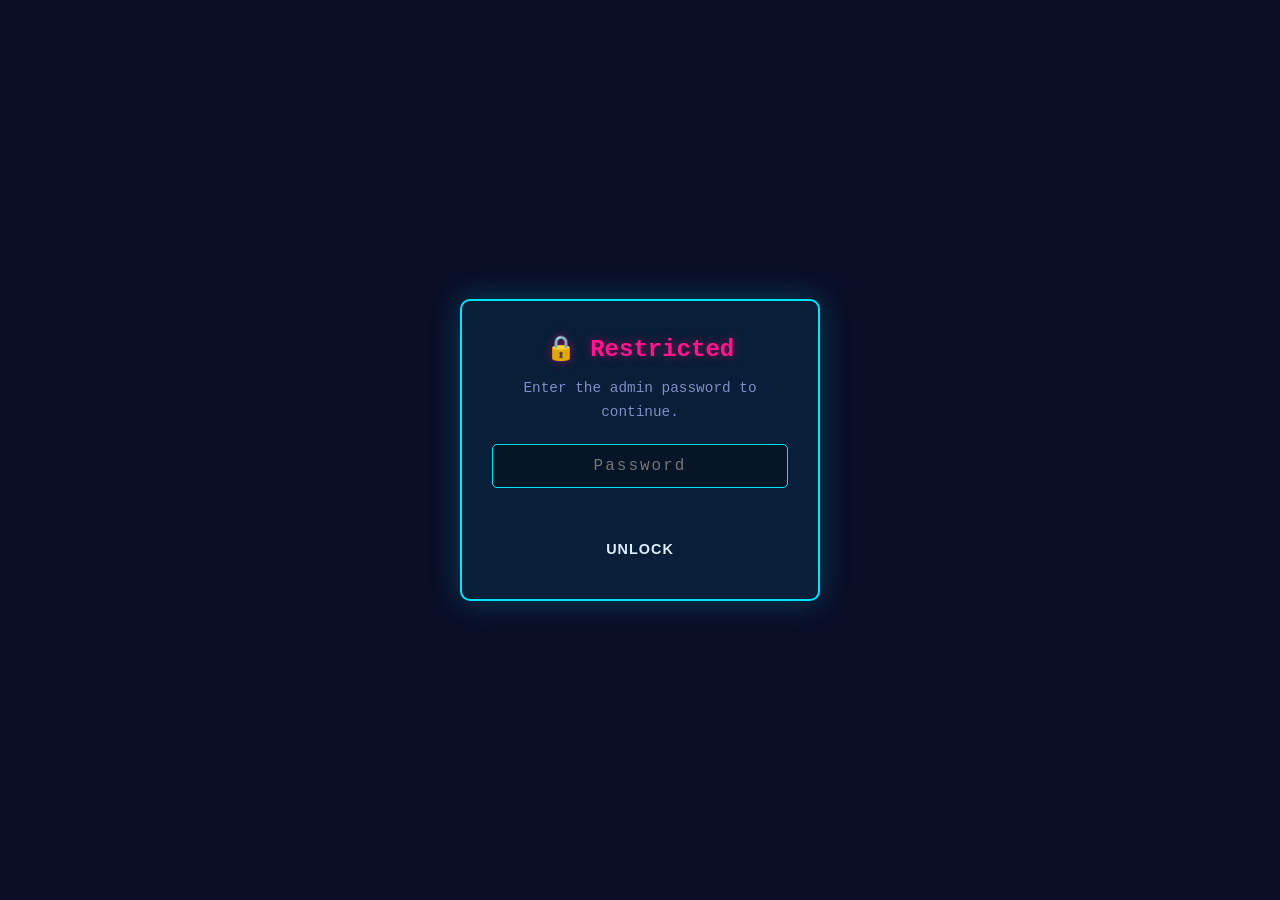
<file: admin.html>
<!DOCTYPE html>
<html lang="en">
<head>
    <meta charset="UTF-8">
    <meta name="viewport" content="width=device-width, initial-scale=1.0">
    <title>MIKU.39 Admin Dashboard</title>
    <link rel="stylesheet" href="style.css">
    <style>
        .admin-container {
            max-width: 1000px;
            margin: 0 auto;
            padding: 40px 20px;
        }

        .admin-header {
            text-align: center;
            margin-bottom: 40px;
            animation: fadeInDown 0.8s ease-out;
        }

        .admin-header h1 {
            font-size: 2.5rem;
            background: linear-gradient(90deg, var(--primary-cyan), var(--primary-magenta));
            -webkit-background-clip: text;
            background-clip: text;
            -webkit-text-fill-color: transparent;
            margin-bottom: 10px;
        }

        .admin-header p {
            color: var(--text-dim);
            font-size: 1.1rem;
            letter-spacing: 1px;
        }

        .admin-section {
            background: rgba(0, 212, 255, 0.08);
            border: 2px solid var(--primary-cyan);
            border-radius: 10px;
            padding: 30px;
            margin-bottom: 30px;
            animation: fadeInUp 0.8s ease-out both;
        }

        .admin-section:nth-child(2) { animation-delay: 0.2s; }
        .admin-section:nth-child(3) { animation-delay: 0.3s; }
        .admin-section:nth-child(4) { animation-delay: 0.4s; }

        .section-title {
            font-size: 1.3rem;
            color: var(--primary-magenta);
            margin-bottom: 20px;
            text-transform: uppercase;
            letter-spacing: 2px;
            text-shadow: 0 0 10px rgba(255, 0, 110, 0.5);
        }

        .form-group {
            margin-bottom: 20px;
        }

        .form-group label {
            display: block;
            color: var(--text-light);
            margin-bottom: 8px;
            font-weight: bold;
            letter-spacing: 0.5px;
        }

        .form-group input,
        .form-group textarea,
        .form-group select {
            width: 100%;
            padding: 12px;
            background: rgba(0, 0, 0, 0.3);
            border: 1px solid var(--primary-cyan);
            border-radius: 5px;
            color: var(--text-light);
            font-family: 'Courier New', monospace;
            font-size: 0.95rem;
            transition: all 0.3s ease;
        }

        .form-group input:focus,
        .form-group textarea:focus,
        .form-group select:focus {
            outline: none;
            border-color: var(--primary-magenta);
            box-shadow: 0 0 20px rgba(0, 212, 255, 0.3);
            background: rgba(0, 0, 0, 0.5);
        }

        .form-group textarea {
            resize: vertical;
            min-height: 80px;
        }

        .button-group {
            display: flex;
            gap: 10px;
            flex-wrap: wrap;
        }

        button {
            padding: 12px 25px;
            background: linear-gradient(90deg, var(--primary-cyan), var(--secondary-purple));
            color: var(--dark-bg);
            border: none;
            border-radius: 5px;
            font-weight: bold;
            cursor: pointer;
            transition: all 0.3s ease;
            text-transform: uppercase;
            letter-spacing: 1px;
            font-size: 0.9rem;
        }

        button:hover {
            transform: translateY(-2px);
            box-shadow: 0 10px 30px rgba(0, 212, 255, 0.4);
        }

        button:active {
            transform: translateY(0);
        }

        .button-secondary {
            background: rgba(0, 212, 255, 0.2);
            color: var(--primary-cyan);
            border: 2px solid var(--primary-cyan);
        }

        .button-secondary:hover {
            background: var(--primary-cyan);
            color: var(--dark-bg);
        }

        .button-danger {
            background: rgba(255, 0, 110, 0.3);
            color: var(--primary-magenta);
            border: 2px solid var(--primary-magenta);
        }

        .button-danger:hover {
            background: var(--primary-magenta);
            color: var(--dark-bg);
        }

        .game-list,
        .player-list {
            display: grid;
            gap: 15px;
        }

        .game-item,
        .player-item {
            background: rgba(0, 0, 0, 0.2);
            border-left: 3px solid var(--primary-cyan);
            padding: 15px;
            border-radius: 5px;
            display: grid;
            grid-template-columns: 1fr auto;
            align-items: center;
            gap: 15px;
            animation: slideInLeft 0.5s ease-out;
        }

        .game-item:nth-child(1) { animation-delay: 0.1s; }
        .game-item:nth-child(2) { animation-delay: 0.15s; }
        .game-item:nth-child(3) { animation-delay: 0.2s; }
        .game-item:nth-child(4) { animation-delay: 0.25s; }

        .game-info h4 {
            color: var(--primary-cyan);
            margin-bottom: 5px;
        }

        .game-info p {
            color: var(--text-dim);
            font-size: 0.9rem;
            word-break: break-all;
        }

        .status-badge {
            display: inline-block;
            padding: 5px 12px;
            background: rgba(0, 212, 255, 0.2);
            border: 1px solid var(--primary-cyan);
            border-radius: 20px;
            font-size: 0.85rem;
            color: var(--primary-cyan);
            text-transform: uppercase;
            letter-spacing: 0.5px;
            font-weight: bold;
        }

        .status-badge.active {
            background: rgba(0, 212, 255, 0.4);
            border-color: var(--primary-cyan);
        }

        .feedback {
            padding: 15px;
            border-radius: 5px;
            margin-bottom: 15px;
            display: none;
            animation: slideInUp 0.3s ease-out;
        }

        .feedback.success {
            background: rgba(0, 212, 255, 0.2);
            border: 1px solid var(--primary-cyan);
            color: var(--primary-cyan);
            display: block;
        }

        .feedback.error {
            background: rgba(255, 0, 110, 0.2);
            border: 1px solid var(--primary-magenta);
            color: var(--primary-magenta);
            display: block;
        }

        .data-export {
            background: rgba(0, 0, 0, 0.2);
            border: 1px dashed var(--primary-cyan);
            border-radius: 5px;
            padding: 15px;
            margin-top: 15px;
            max-height: 200px;
            overflow-y: auto;
            font-family: 'Courier New', monospace;
            font-size: 0.85rem;
            color: var(--text-dim);
            word-break: break-all;
        }

        .info-box {
            background: rgba(0, 212, 255, 0.1);
            border-left: 4px solid var(--primary-cyan);
            padding: 15px;
            border-radius: 5px;
            margin-bottom: 20px;
            font-size: 0.95rem;
        }

        .info-box strong {
            color: var(--primary-cyan);
        }

        .info-box.warning {
            border-left-color: var(--primary-magenta);
            background: rgba(255, 0, 110, 0.1);
        }

        .info-box.warning strong {
            color: var(--primary-magenta);
        }

        /* ===== PASSWORD GATE ===== */
        .gate-overlay {
            position: fixed;
            inset: 0;
            z-index: 2000;
            display: flex;
            align-items: center;
            justify-content: center;
            background: var(--dark-bg, #0a0e27);
            padding: 20px;
        }

        .gate-box {
            width: 100%;
            max-width: 360px;
            background: rgba(0, 212, 255, 0.08);
            border: 2px solid var(--primary-cyan);
            border-radius: 10px;
            padding: 30px;
            text-align: center;
            box-shadow: 0 0 30px rgba(0, 212, 255, 0.25);
        }

        .gate-box h2 {
            color: var(--primary-magenta);
            margin-bottom: 8px;
            text-shadow: 0 0 10px rgba(255, 0, 110, 0.5);
        }

        .gate-box p {
            color: var(--text-dim);
            font-size: 0.9rem;
            margin-bottom: 20px;
        }

        .gate-box input {
            width: 100%;
            padding: 12px;
            background: rgba(0, 0, 0, 0.3);
            border: 1px solid var(--primary-cyan);
            border-radius: 5px;
            color: var(--text-light);
            font-family: 'Courier New', monospace;
            font-size: 1rem;
            margin-bottom: 15px;
            text-align: center;
            letter-spacing: 2px;
        }

        .gate-box input:focus {
            outline: none;
            border-color: var(--primary-magenta);
            box-shadow: 0 0 20px rgba(0, 212, 255, 0.3);
        }

        .gate-error {
            color: var(--primary-magenta);
            font-size: 0.85rem;
            min-height: 1.2em;
            margin-bottom: 10px;
        }

        #adminContent {
            display: none;
        }

        @media (max-width: 768px) {
            .admin-container {
                padding: 20px 15px;
            }

            .admin-header h1 {
                font-size: 1.8rem;
            }

            .game-item {
                grid-template-columns: 1fr;
            }

            .button-group {
                flex-direction: column;
            }

            button {
                width: 100%;
            }
        }
    </style>
</head>
<body>
    <div class="background">
        <div class="grid-background"></div>
        <div class="particles">
            <div class="particle"></div>
            <div class="particle"></div>
            <div class="particle"></div>
            <div class="particle"></div>
            <div class="particle"></div>
        </div>
    </div>

    <!-- Password Gate -->
    <div class="gate-overlay" id="gateOverlay">
        <div class="gate-box">
            <h2>🔒 Restricted</h2>
            <p>Enter the admin password to continue.</p>
            <input type="password" id="gatePassword" placeholder="Password" autocomplete="off">
            <div class="gate-error" id="gateError"></div>
            <button onclick="attemptUnlock()" style="width: 100%;">Unlock</button>
        </div>
    </div>

    <div class="content" id="adminContent">
        <div class="admin-container">
            <div class="admin-header">
                <h1>⚙️ ADMIN DASHBOARD</h1>
                <p>Manage MIKU.39 Birthday Event</p>
            </div>

            <!-- Game Management Section -->
            <div class="admin-section">
                <h2 class="section-title">🎮 Game Management</h2>
                <div class="info-box">
                    <strong>💡 Note:</strong> Add or delete games here — written straight to the live Google Sheet, so schedule.html picks them up within ~20 seconds. No push/deploy needed.
                </div>

                <div class="form-group">
                    <label for="gameName">Game Title</label>
                    <input type="text" id="gameName" placeholder="e.g., Kahoot">
                </div>

                <div class="form-group">
                    <label for="gameEmoji">Emoji Icon</label>
                    <input type="text" id="gameEmoji" placeholder="e.g., 🎯" maxlength="2" style="max-width: 100px;">
                </div>

                <div class="form-group">
                    <label for="gameDescription">Description</label>
                    <textarea id="gameDescription" placeholder="Describe the game..."></textarea>
                </div>

                <div class="form-group">
                    <label for="gameLink">Game URL</label>
                    <input type="url" id="gameLink" placeholder="https://your-game-url.com">
                </div>

                <div class="button-group">
                    <button onclick="addGame()">✚ Add Game</button>
                    <button class="button-secondary" onclick="loadData()">🔄 Refresh</button>
                    <button class="button-secondary" onclick="exportGames()">📥 Export Games</button>
                </div>

                <div id="gameFeedback" class="feedback"></div>

                <div id="gamesList" class="game-list" style="margin-top: 25px;">
                    <!-- Games will be listed here -->
                </div>
            </div>

            <!-- Leaderboard Preview -->
            <div class="admin-section">
                <h2 class="section-title">💰 Mikudollars Leaderboard</h2>
                <div class="info-box">
                    <strong>💡 Note:</strong> This is a read-only preview. Edit attendance/scores directly in the <strong>Leaderboard</strong> tab of the Google Sheet — each guest's score is 100&times; the sum of their row. This list updates within ~20 seconds of a sheet edit.
                </div>

                <div class="button-group">
                    <a href="https://docs.google.com/spreadsheets/d/1n3x0Ja9P03StAkhcK54SxXFhuk-Lkssptwvr0lCp0EA/edit" target="_blank" rel="noopener" style="text-decoration: none;">
                        <button>🔗 Open Sheet to Edit Scores</button>
                    </a>
                    <button class="button-secondary" onclick="loadData()">🔄 Refresh</button>
                    <button class="button-secondary" onclick="exportLeaderboard()">📥 Export Scores</button>
                </div>

                <div id="playerFeedback" class="feedback"></div>

                <div id="playersList" class="player-list" style="margin-top: 25px;">
                    <!-- Top 5 will be listed here -->
                </div>
            </div>

            <!-- Event Status -->
            <div class="admin-section">
                <h2 class="section-title">📊 Event Status</h2>
                <div class="info-box">
                    <strong>Event Date:</strong> August 30, 2026 · 3:00 PM SGT<br>
                    <strong>Schedule Page:</strong> <a href="schedule.html?unlocked=true" style="color: var(--primary-cyan); text-decoration: none;">schedule.html?unlocked=true</a><br>
                    <strong>Public Page:</strong> <a href="index.html" style="color: var(--primary-cyan); text-decoration: none;">index.html</a>
                </div>

                <div style="margin-top: 20px; padding: 15px; background: rgba(0, 212, 255, 0.1); border-left: 4px solid var(--primary-cyan); border-radius: 5px;">
                    <p style="color: var(--text-dim); font-size: 0.95rem; margin: 0;">
                        ✨ <strong>Pro Tip:</strong> Both games and scores live in the Google Sheet now — it's the single source of truth. Use the export buttons above for a quick JSON backup.
                    </p>
                </div>

                <div class="button-group" style="margin-top: 20px;">
                    <a href="schedule.html?unlocked=true" style="text-decoration: none;">
                        <button class="button-secondary">👁️ Preview Schedule</button>
                    </a>
                    <a href="index.html" style="text-decoration: none;">
                        <button class="button-secondary">📍 View Countdown</button>
                    </a>
                </div>
            </div>

            <!-- Data Management -->
            <div class="admin-section">
                <h2 class="section-title">💾 Data Management</h2>
                <div class="info-box">
                    <strong>⚠️ Note:</strong> Games and scores both live in the Google Sheet, shared across every device — there's no local/per-browser data left to reset here.
                </div>

                <button onclick="exportAllData()" class="button-secondary">📦 Export All Data</button>

                <div id="dataExport" class="data-export" style="margin-top: 15px; display: none;"></div>
            </div>

            <div style="text-align: center; margin-top: 40px; padding-top: 20px; border-top: 1px dashed rgba(0, 212, 255, 0.3); color: var(--text-dim);">
                <p>🎂 Made with ❤️ for Miku's Birthday 🎂</p>
                <p style="font-size: 0.9rem; margin-top: 10px;">
                    <a href="schedule.html?unlocked=true" style="color: var(--primary-cyan); text-decoration: none;">Back to Schedule</a>
                </p>
            </div>
        </div>
    </div>

    <script>
        // ===== ADMIN GATE (obscurity + lightweight check, not real auth — see README) =====
        // Default password is "xymiku39". To change it: open this page's browser
        // console and run
        //   crypto.subtle.digest('SHA-256', new TextEncoder().encode('yourNewPassword'))
        //     .then(b => console.log([...new Uint8Array(b)].map(x => x.toString(16).padStart(2, '0')).join('')))
        // then paste the printed hash below.
        const ADMIN_PASSWORD_HASH = 'cb6cbc8f43ea354b1e0b6720a31785d98fa7f48fb357f97a347d11fa5dd020ce';
        const GATE_SESSION_KEY = 'miku_admin_authed';

        async function sha256Hex(str) {
            const buf = await crypto.subtle.digest('SHA-256', new TextEncoder().encode(str));
            return [...new Uint8Array(buf)].map(b => b.toString(16).padStart(2, '0')).join('');
        }

        async function attemptUnlock() {
            const input = document.getElementById('gatePassword');
            const hash = await sha256Hex(input.value);
            if (hash === ADMIN_PASSWORD_HASH) {
                localStorage.setItem(GATE_SESSION_KEY, '1');
                openGate();
            } else {
                document.getElementById('gateError').textContent = 'Incorrect password.';
                input.value = '';
                input.focus();
            }
        }

        function openGate() {
            document.getElementById('gateOverlay').style.display = 'none';
            document.getElementById('adminContent').style.display = 'block';
            initDashboard();
        }

        document.getElementById('gatePassword').addEventListener('keydown', (e) => {
            if (e.key === 'Enter') attemptUnlock();
        });

        // ===== LIVE DATA (Google Sheets via Apps Script) =====
        // Paste the same deployed Web App URL used in schedule.html.
        const APPS_SCRIPT_URL = 'REPLACE_WITH_YOUR_DEPLOYED_WEB_APP_URL';
        // Must match SHARED_SECRET in the Apps Script (admin-api/Code.gs).
        const ADMIN_KEY = '142c5803f23d7469e0414f4e4b3b3f770c6891690414c18b';

        let playersCache = [];
        let gamesCache = [];

        function apiConfigured() {
            return APPS_SCRIPT_URL && !APPS_SCRIPT_URL.startsWith('REPLACE_WITH');
        }

        async function apiGet() {
            const res = await fetch(APPS_SCRIPT_URL);
            return res.json();
        }

        async function apiPost(payload) {
            const res = await fetch(APPS_SCRIPT_URL, {
                method: 'POST',
                body: JSON.stringify({ key: ADMIN_KEY, ...payload })
            });
            const data = await res.json();
            if (!data.ok) throw new Error(data.error || 'Request failed');
            return data;
        }

        async function loadData() {
            if (!apiConfigured()) {
                showFeedback('playerFeedback', 'Apps Script URL not configured yet — see admin-api/README.md', 'error');
                showFeedback('gameFeedback', 'Apps Script URL not configured yet — see admin-api/README.md', 'error');
                playersCache = [];
                gamesCache = [];
                renderPlayers();
                renderGames();
                return;
            }
            try {
                const data = await apiGet();
                playersCache = data.players || [];
                gamesCache = data.games || [];
            } catch (err) {
                showFeedback('playerFeedback', 'Could not reach the sheet', 'error');
                playersCache = [];
                gamesCache = [];
            }
            renderPlayers();
            renderGames();
        }

        // Add game
        async function addGame() {
            const title = document.getElementById('gameName').value.trim();
            const emoji = document.getElementById('gameEmoji').value.trim();
            const description = document.getElementById('gameDescription').value.trim();
            const url = document.getElementById('gameLink').value.trim();

            if (!title || !emoji || !description || !url) {
                showFeedback('gameFeedback', 'Please fill in all fields', 'error');
                return;
            }
            if (!apiConfigured()) {
                showFeedback('gameFeedback', 'Apps Script URL not configured yet — see admin-api/README.md', 'error');
                return;
            }

            try {
                const data = await apiPost({ action: 'addGame', title, emoji, description, url });
                playersCache = data.players || [];
                gamesCache = data.games || [];
                renderPlayers();
                renderGames();

                document.getElementById('gameName').value = '';
                document.getElementById('gameEmoji').value = '';
                document.getElementById('gameDescription').value = '';
                document.getElementById('gameLink').value = '';

                showFeedback('gameFeedback', '✓ Game added successfully!', 'success');
            } catch (err) {
                showFeedback('gameFeedback', 'Add failed: ' + err.message, 'error');
            }
        }

        async function deleteGame(title) {
            if (!confirm('Delete this game?')) return;
            try {
                const data = await apiPost({ action: 'deleteGame', title });
                playersCache = data.players || [];
                gamesCache = data.games || [];
                renderPlayers();
                renderGames();
                showFeedback('gameFeedback', '✓ Game deleted', 'success');
            } catch (err) {
                showFeedback('gameFeedback', 'Delete failed: ' + err.message, 'error');
            }
        }

        // Render games
        function renderGames() {
            const container = document.getElementById('gamesList');

            if (gamesCache.length === 0) {
                container.innerHTML = '<p style="color: var(--text-dim); text-align: center;">No games added yet</p>';
                return;
            }

            container.innerHTML = gamesCache.map(game => `
                <div class="game-item">
                    <div class="game-info">
                        <h4>${game.emoji} ${game.title}</h4>
                        <p>${game.url}</p>
                        <p style="font-size: 0.8rem; margin-top: 5px; color: var(--text-dim);">${game.description}</p>
                    </div>
                    <button class="button-danger" onclick="deleteGame('${game.title.replace(/'/g, "\\'")}')">Delete</button>
                </div>
            `).join('');
        }

        // Render players (top 5 only, matching the public leaderboard)
        function renderPlayers() {
            const container = document.getElementById('playersList');

            if (playersCache.length === 0) {
                container.innerHTML = '<p style="color: var(--text-dim); text-align: center;">No scores yet — add rows to the Leaderboard sheet</p>';
                return;
            }

            const top5 = playersCache.slice(0, 5);

            container.innerHTML = top5.map((player, i) => `
                <div class="player-item">
                    <div>
                        <strong style="color: var(--primary-cyan);">#${i + 1} ${player.name}</strong>
                        <p style="color: var(--primary-magenta); margin-top: 5px; font-weight: bold;">💰 ${player.score}</p>
                    </div>
                </div>
            `).join('');
        }

        // Export functions
        function exportGames() {
            showExportData(JSON.stringify(gamesCache, null, 2));
        }

        function exportLeaderboard() {
            showExportData(JSON.stringify(playersCache, null, 2));
        }

        function exportAllData() {
            const data = {
                games: gamesCache,
                players: playersCache,
                exported: new Date().toISOString()
            };
            showExportData(JSON.stringify(data, null, 2));
        }

        function showExportData(data) {
            const container = document.getElementById('dataExport');
            container.textContent = data;
            container.style.display = 'block';
        }

        function showFeedback(elementId, message, type) {
            const el = document.getElementById(elementId);
            el.textContent = message;
            el.className = `feedback ${type}`;
            setTimeout(() => {
                el.className = 'feedback';
            }, 3000);
        }

        // Initial render (only runs once the password gate is passed)
        function initDashboard() {
            loadData();
        }

        if (localStorage.getItem(GATE_SESSION_KEY) === '1') {
            openGate();
        }
    </script>
</body>
</html>
</file>
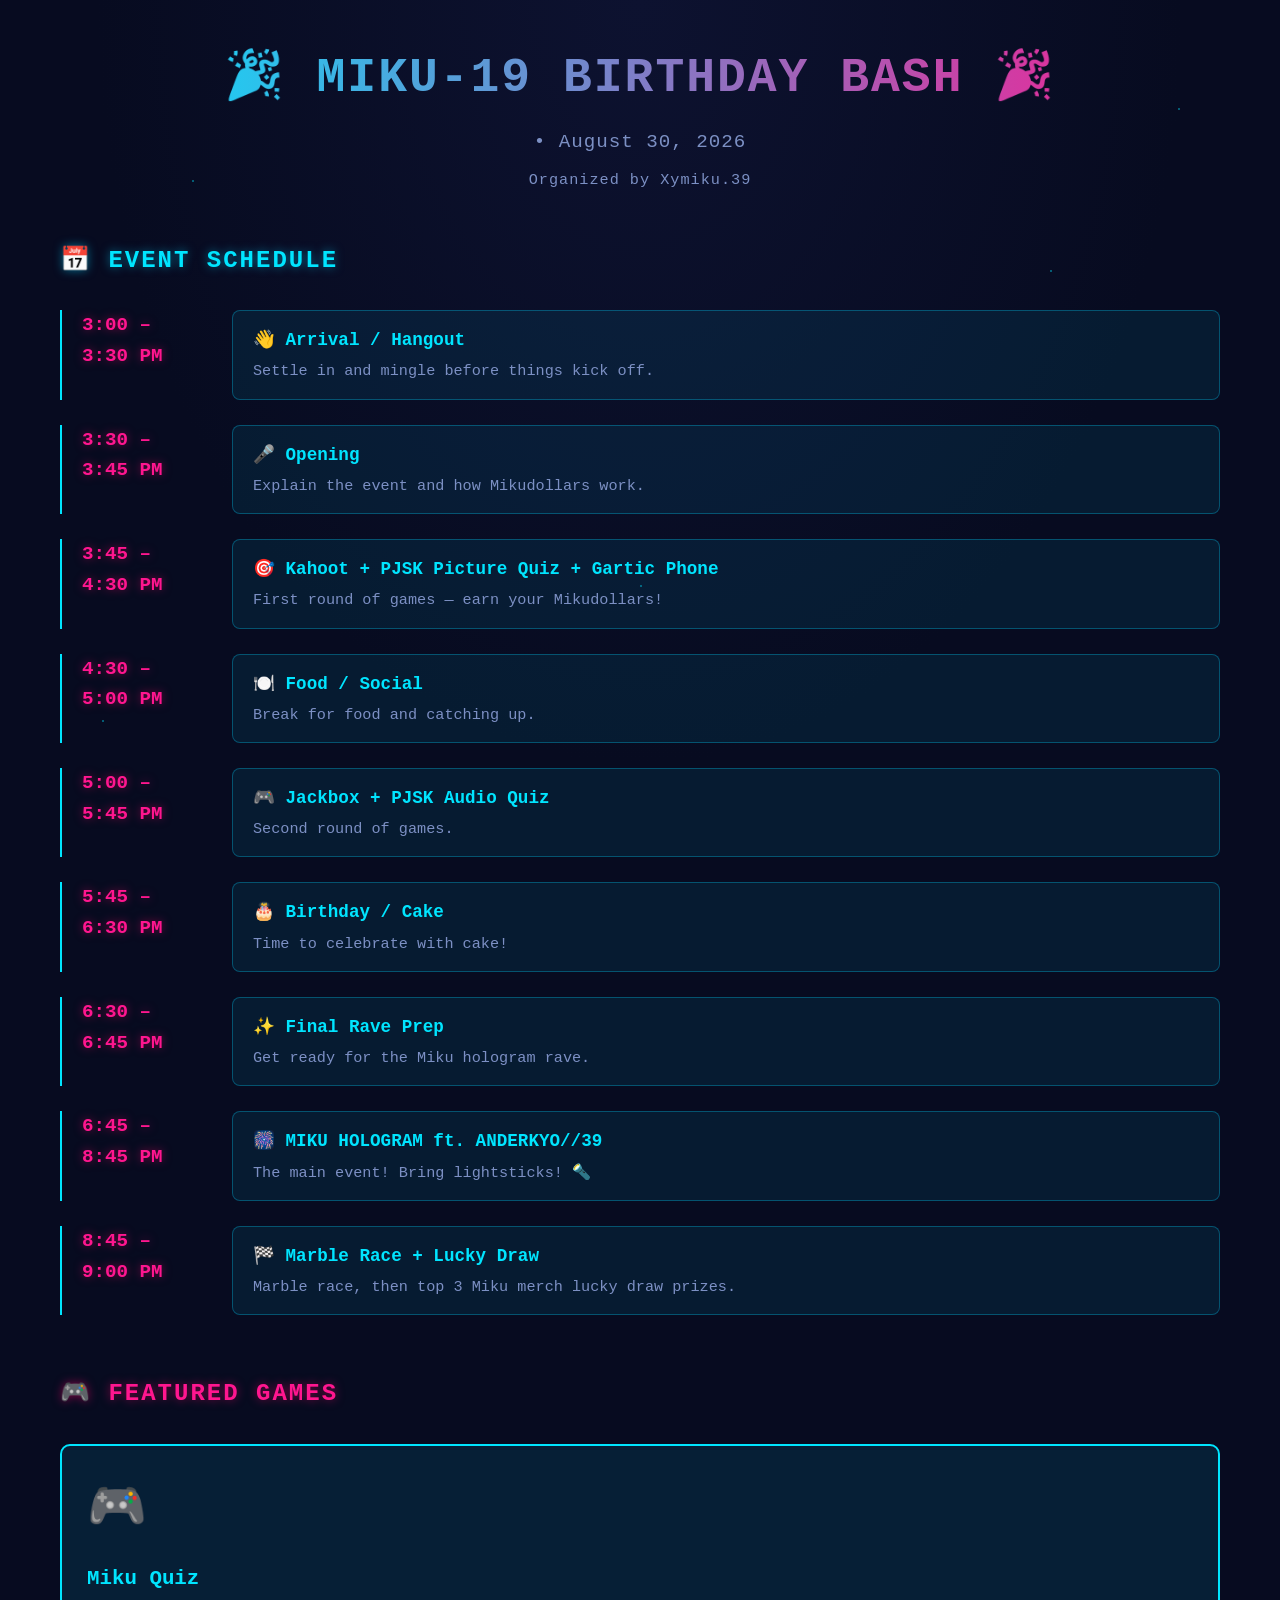
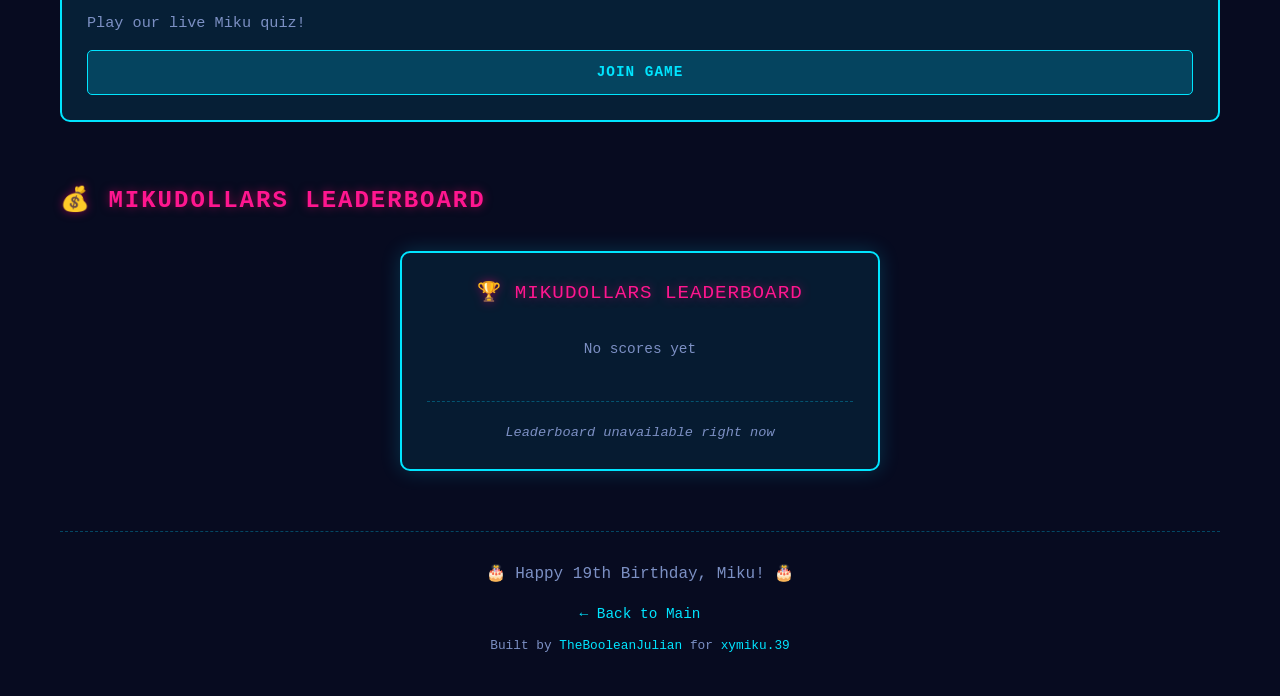
<file: schedule.html>
<!DOCTYPE html>
<html lang="en">
<head>
    <meta charset="UTF-8">
    <meta name="viewport" content="width=device-width, initial-scale=1.0">
    <title>MIKU.39 Birthday — Schedule & Leaderboard</title>
    <link rel="stylesheet" href="style.css">
    <style>
        .schedule-container {
            max-width: 1200px;
            margin: 0 auto;
            padding: 40px 20px;
        }

        .locked-message {
            text-align: center;
            padding: 60px 20px;
        }

        .locked-message h2 {
            font-size: 2rem;
            color: var(--primary-magenta);
            margin-bottom: 20px;
            text-shadow: 0 0 20px rgba(255, 0, 110, 0.6);
        }

        .locked-message p {
            font-size: 1.1rem;
            color: var(--text-dim);
            margin-bottom: 30px;
        }

        .back-link {
            display: inline-block;
            padding: 12px 30px;
            border: 2px solid var(--primary-cyan);
            color: var(--primary-cyan);
            text-decoration: none;
            border-radius: 5px;
            transition: all 0.3s ease;
            text-transform: uppercase;
            letter-spacing: 1px;
            font-weight: bold;
        }

        .back-link:hover {
            background: var(--primary-cyan);
            color: var(--dark-bg);
            box-shadow: 0 0 20px rgba(0, 212, 255, 0.6);
        }

        .schedule-header {
            text-align: center;
            margin-bottom: 50px;
            animation: fadeInDown 0.8s ease-out;
        }

        .schedule-header h1 {
            font-size: 3rem;
            background: linear-gradient(90deg, var(--primary-cyan), var(--primary-magenta));
            -webkit-background-clip: text;
            background-clip: text;
            -webkit-text-fill-color: transparent;
            margin-bottom: 10px;
            letter-spacing: 2px;
        }

        .schedule-header p {
            font-size: 1.2rem;
            color: var(--text-dim);
            letter-spacing: 1px;
        }

        /* Timeline/Schedule Section */
        .timeline {
            margin-bottom: 60px;
            animation: fadeInUp 0.8s ease-out 0.2s both;
        }

        .timeline-title {
            font-size: 1.5rem;
            color: var(--primary-cyan);
            text-shadow: 0 0 10px rgba(0, 212, 255, 0.5);
            margin-bottom: 30px;
            text-transform: uppercase;
            letter-spacing: 2px;
            display: flex;
            align-items: center;
            gap: 10px;
        }

        .timeline-item {
            display: grid;
            grid-template-columns: 120px 1fr;
            gap: 30px;
            margin-bottom: 25px;
            padding-left: 20px;
            border-left: 2px solid var(--primary-cyan);
            animation: slideInLeft 0.6s ease-out both;
        }

        .timeline-item:nth-child(1) { animation-delay: 0.3s; }
        .timeline-item:nth-child(2) { animation-delay: 0.35s; }
        .timeline-item:nth-child(3) { animation-delay: 0.4s; }
        .timeline-item:nth-child(4) { animation-delay: 0.45s; }
        .timeline-item:nth-child(5) { animation-delay: 0.5s; }
        .timeline-item:nth-child(6) { animation-delay: 0.55s; }
        .timeline-item:nth-child(7) { animation-delay: 0.6s; }
        .timeline-item:nth-child(8) { animation-delay: 0.65s; }
        .timeline-item:nth-child(9) { animation-delay: 0.7s; }

        .timeline-time {
            font-size: 1.2rem;
            font-weight: bold;
            color: var(--primary-magenta);
            text-shadow: 0 0 10px rgba(255, 0, 110, 0.5);
        }

        .timeline-content {
            background: rgba(0, 212, 255, 0.08);
            border: 1px solid rgba(0, 212, 255, 0.3);
            border-radius: 8px;
            padding: 15px 20px;
            transition: all 0.3s ease;
            cursor: pointer;
        }

        .timeline-content:hover {
            background: rgba(0, 212, 255, 0.15);
            border-color: var(--primary-magenta);
            box-shadow: 0 0 20px rgba(0, 212, 255, 0.3);
        }

        .timeline-content h3 {
            color: var(--primary-cyan);
            margin-bottom: 5px;
            font-size: 1.1rem;
        }

        .timeline-content p {
            color: var(--text-dim);
            font-size: 0.95rem;
        }

        /* Games Section */
        .games-section {
            margin-bottom: 60px;
            animation: fadeInUp 0.8s ease-out 0.4s both;
        }

        .section-title {
            font-size: 1.5rem;
            color: var(--primary-magenta);
            text-shadow: 0 0 10px rgba(255, 0, 110, 0.5);
            margin-bottom: 30px;
            text-transform: uppercase;
            letter-spacing: 2px;
            display: flex;
            align-items: center;
            gap: 10px;
        }

        .games-grid {
            display: grid;
            grid-template-columns: repeat(auto-fit, minmax(250px, 1fr));
            gap: 20px;
        }

        .game-card {
            background: rgba(0, 212, 255, 0.1);
            border: 2px solid var(--primary-cyan);
            border-radius: 10px;
            padding: 25px;
            text-decoration: none;
            color: inherit;
            transition: all 0.3s ease;
            display: flex;
            flex-direction: column;
            gap: 15px;
            cursor: pointer;
            animation: slideInUp 0.6s ease-out both;
        }

        .game-card:nth-child(1) { animation-delay: 0.5s; }
        .game-card:nth-child(2) { animation-delay: 0.55s; }
        .game-card:nth-child(3) { animation-delay: 0.6s; }
        .game-card:nth-child(4) { animation-delay: 0.65s; }

        .game-card:hover {
            border-color: var(--primary-magenta);
            background: rgba(255, 0, 110, 0.1);
            transform: translateY(-8px) scale(1.02);
            box-shadow: 
                0 0 30px rgba(255, 0, 110, 0.4),
                0 20px 40px rgba(0, 0, 0, 0.5);
        }

        .game-icon {
            font-size: 3rem;
        }

        .game-title {
            font-size: 1.3rem;
            font-weight: bold;
            color: var(--primary-cyan);
        }

        .game-description {
            font-size: 0.95rem;
            color: var(--text-dim);
            flex-grow: 1;
        }

        .game-link-btn {
            display: inline-block;
            padding: 10px 20px;
            background: rgba(0, 212, 255, 0.2);
            border: 1px solid var(--primary-cyan);
            color: var(--primary-cyan);
            border-radius: 5px;
            text-align: center;
            text-decoration: none;
            font-size: 0.9rem;
            font-weight: bold;
            transition: all 0.3s ease;
            text-transform: uppercase;
            letter-spacing: 1px;
        }

        .game-card:hover .game-link-btn {
            background: var(--primary-cyan);
            color: var(--dark-bg);
        }

        /* Leaderboard Section */
        .leaderboard-section {
            animation: fadeInUp 0.8s ease-out 0.6s both;
        }

        .leaderboard-container {
            display: grid;
            max-width: 480px;
            margin: 0 auto;
        }

        .leaderboard {
            background: rgba(0, 212, 255, 0.08);
            border: 2px solid var(--primary-cyan);
            border-radius: 10px;
            padding: 25px;
            box-shadow: 0 0 20px rgba(0, 212, 255, 0.2);
        }

        .leaderboard-title {
            font-size: 1.2rem;
            color: var(--primary-magenta);
            margin-bottom: 20px;
            text-align: center;
            text-shadow: 0 0 10px rgba(255, 0, 110, 0.5);
            text-transform: uppercase;
            letter-spacing: 1px;
        }

        .leaderboard-list {
            list-style: none;
        }

        .leaderboard-item {
            display: grid;
            grid-template-columns: 30px 1fr auto;
            gap: 15px;
            align-items: center;
            padding: 12px;
            margin-bottom: 10px;
            background: rgba(0, 212, 255, 0.05);
            border-left: 3px solid var(--primary-cyan);
            border-radius: 4px;
            transition: all 0.3s ease;
            animation: slideInLeft 0.5s ease-out both;
        }

        .leaderboard-item:hover {
            background: rgba(0, 212, 255, 0.15);
            border-left-color: var(--primary-magenta);
        }

        .leaderboard-item:nth-child(1) { animation-delay: 0.1s; }
        .leaderboard-item:nth-child(2) { animation-delay: 0.15s; }
        .leaderboard-item:nth-child(3) { animation-delay: 0.2s; }
        .leaderboard-item:nth-child(4) { animation-delay: 0.25s; }
        .leaderboard-item:nth-child(5) { animation-delay: 0.3s; }

        .rank {
            font-weight: bold;
            font-size: 1.2rem;
            color: var(--primary-magenta);
            text-align: center;
        }

        .rank.gold {
            color: #ffd700;
            font-size: 1.5rem;
        }

        .rank.silver {
            color: #c0c0c0;
            font-size: 1.3rem;
        }

        .rank.bronze {
            color: #cd7f32;
            font-size: 1.1rem;
        }

        .player-name {
            color: var(--text-light);
            font-weight: 600;
        }

        .player-score {
            color: var(--primary-cyan);
            font-weight: bold;
            text-shadow: 0 0 10px rgba(0, 212, 255, 0.6);
        }

        .admin-note {
            font-size: 0.85rem;
            color: var(--text-dim);
            text-align: center;
            margin-top: 30px;
            padding-top: 20px;
            border-top: 1px dashed rgba(0, 212, 255, 0.3);
            font-style: italic;
        }

        .admin-note.live {
            font-style: normal;
            color: #00ff88;
        }

        .admin-note.live::before {
            content: '●';
            margin-right: 6px;
            animation: livePulse 1.5s ease-in-out infinite;
        }

        @keyframes livePulse {
            0%, 100% { opacity: 1; }
            50% { opacity: 0.4; }
        }

        .leaderboard-empty {
            color: var(--text-dim);
            text-align: center;
            padding: 10px;
            font-size: 0.9rem;
        }

        /* Footer */
        .schedule-footer {
            text-align: center;
            margin-top: 60px;
            padding-top: 30px;
            border-top: 1px dashed rgba(0, 212, 255, 0.3);
            color: var(--text-dim);
        }

        .schedule-footer a {
            color: var(--primary-cyan);
            text-decoration: none;
            transition: all 0.3s ease;
        }

        .schedule-footer a:hover {
            color: var(--primary-magenta);
            text-shadow: 0 0 10px rgba(255, 0, 110, 0.5);
        }

        @keyframes slideInLeft {
            from {
                opacity: 0;
                transform: translateX(-30px);
            }
            to {
                opacity: 1;
                transform: translateX(0);
            }
        }

        @keyframes slideInUp {
            from {
                opacity: 0;
                transform: translateY(30px);
            }
            to {
                opacity: 1;
                transform: translateY(0);
            }
        }

        @media (max-width: 768px) {
            .schedule-container {
                padding: 20px 15px;
            }

            .schedule-header h1 {
                font-size: 2rem;
            }

            .timeline-item {
                grid-template-columns: 1fr;
                border-left: none;
                border-top: 2px solid var(--primary-cyan);
                padding-left: 0;
                padding-top: 20px;
            }

            .games-grid {
                grid-template-columns: 1fr;
            }

            .leaderboard-container {
                grid-template-columns: 1fr;
            }
        }
    </style>
</head>
<body>
    <div class="background">
        <div class="grid-background"></div>
        <div class="particles">
            <div class="particle"></div>
            <div class="particle"></div>
            <div class="particle"></div>
            <div class="particle"></div>
            <div class="particle"></div>
        </div>
    </div>

    <div id="content-area">
        <!-- Dynamically populated -->
    </div>

    <script>
        // ===== LIVE LEADERBOARD (Google Sheets via Apps Script) =====
        // After deploying the Apps Script Web App (see admin-api/README.md),
        // paste its /exec URL here. Must match the URL used in admin.html.
        const APPS_SCRIPT_URL = 'REPLACE_WITH_YOUR_DEPLOYED_WEB_APP_URL';

        // Footer credit backlinks — see index.html for the same constants.
        const CREDIT_JULIAN_URL = 'https://thebooleanjulian.dev';
        const CREDIT_XYMIKU_URL = 'https://xymiku39.com/';

        const RANK_MEDALS = ['🥇', '🥈', '🥉'];

        function escapeHtml(str) {
            const div = document.createElement('div');
            div.textContent = str;
            return div.innerHTML;
        }

        function renderLeaderboard(players, isLive) {
            const container = document.getElementById('leaderboardContainer');
            if (!container) return;

            const top5 = [...players].sort((a, b) => b.score - a.score).slice(0, 5);
            const items = top5.length === 0
                ? '<li class="leaderboard-empty">No scores yet</li>'
                : top5.map((p, i) => {
                    const rankClass = i === 0 ? 'gold' : i === 1 ? 'silver' : i === 2 ? 'bronze' : '';
                    const rankDisplay = RANK_MEDALS[i] || String(i + 1);
                    return `
                        <li class="leaderboard-item">
                            <div class="rank ${rankClass}">${rankDisplay}</div>
                            <div class="player-name">${escapeHtml(p.name)}</div>
                            <div class="player-score">${p.score}</div>
                        </li>
                    `;
                }).join('');

            const noteClass = isLive ? 'admin-note live' : 'admin-note';
            const noteText = isLive ? 'Live from the Google Sheet' : 'Leaderboard unavailable right now';

            container.innerHTML = `
                <div class="leaderboard">
                    <div class="leaderboard-title">🏆 Mikudollars Leaderboard</div>
                    <ul class="leaderboard-list">${items}</ul>
                    <div class="${noteClass}">${noteText}</div>
                </div>
            `;
        }

        const DEFAULT_GAMES = [
            {
                emoji: '🎮',
                title: 'Miku Quiz',
                description: 'Play our live Miku quiz!',
                url: 'https://miku-kahoot.thebooleanjulian.dev/play',
            },
        ];

        function renderGames(games) {
            const container = document.getElementById('gamesContainer');
            if (!container) return;

            const seen = new Set();
            const all = [...DEFAULT_GAMES, ...(games || [])].filter(g => {
                if (seen.has(g.url)) return false;
                seen.add(g.url);
                return true;
            });

            container.innerHTML = all.map(g => `
                <a href="${g.url}" class="game-card" target="_blank" rel="noopener">
                    <div class="game-icon">${g.emoji}</div>
                    <div class="game-title">${escapeHtml(g.title)}</div>
                    <div class="game-description">${escapeHtml(g.description)}</div>
                    <div class="game-link-btn">Join Game</div>
                </a>
            `).join('');
        }

        async function fetchLiveData() {
            if (!APPS_SCRIPT_URL || APPS_SCRIPT_URL.startsWith('REPLACE_WITH')) {
                renderLeaderboard([], false);
                renderGames([]);
                return;
            }
            try {
                const res = await fetch(APPS_SCRIPT_URL);
                const data = await res.json();
                renderLeaderboard(data.players || [], true);
                renderGames(data.games || []);
            } catch (err) {
                renderLeaderboard([], false);
                renderGames([]);
            }
        }

        function initLiveData() {
            fetchLiveData();
            setInterval(fetchLiveData, 20000);
        }

        const BIRTHDAY_DATE = new Date('2026-08-30T15:00:00+08:00').getTime();
        const urlParams = new URLSearchParams(window.location.search);
        const isUnlocked = urlParams.get('unlocked') === 'true';
        const now = new Date().getTime();
        const isAfterBirthday = now >= BIRTHDAY_DATE;

        if (!isUnlocked && !isAfterBirthday) {
            // Not unlocked yet
            document.getElementById('content-area').innerHTML = `
                <div class="content">
                    <div class="locked-message">
                        <h2>🔒 Schedule Locked</h2>
                        <p>The schedule will be revealed when the countdown reaches zero!</p>
                        <p style="font-size: 0.9rem; color: var(--text-dim);">Come back on August 30 at 3:00 PM SGT</p>
                        <a href="index.html" class="back-link">← Back to Countdown</a>
                    </div>
                </div>
            `;
        } else {
            // Unlocked! Show the schedule
            document.getElementById('content-area').innerHTML = `
                <div class="schedule-container">
                    <div class="schedule-header">
                        <h1>🎉 MIKU-19 BIRTHDAY BASH 🎉</h1>
                        <p>• August 30, 2026</p>
                        <p style="font-size: 0.95rem; margin-top: 10px;">Organized by Xymiku.39</p>
                    </div>

                    <!-- Timeline/Schedule -->
                    <div class="timeline">
                        <h2 class="timeline-title">📅 Event Schedule</h2>
                        <div class="timeline-item">
                            <div class="timeline-time">3:00 – 3:30 PM</div>
                            <div class="timeline-content">
                                <h3>👋 Arrival / Hangout</h3>
                                <p>Settle in and mingle before things kick off.</p>
                            </div>
                        </div>
                        <div class="timeline-item">
                            <div class="timeline-time">3:30 – 3:45 PM</div>
                            <div class="timeline-content">
                                <h3>🎤 Opening</h3>
                                <p>Explain the event and how Mikudollars work.</p>
                            </div>
                        </div>
                        <div class="timeline-item">
                            <div class="timeline-time">3:45 – 4:30 PM</div>
                            <div class="timeline-content">
                                <h3>🎯 Kahoot + PJSK Picture Quiz + Gartic Phone</h3>
                                <p>First round of games — earn your Mikudollars!</p>
                            </div>
                        </div>
                        <div class="timeline-item">
                            <div class="timeline-time">4:30 – 5:00 PM</div>
                            <div class="timeline-content">
                                <h3>🍽️ Food / Social</h3>
                                <p>Break for food and catching up.</p>
                            </div>
                        </div>
                        <div class="timeline-item">
                            <div class="timeline-time">5:00 – 5:45 PM</div>
                            <div class="timeline-content">
                                <h3>🎮 Jackbox + PJSK Audio Quiz</h3>
                                <p>Second round of games.</p>
                            </div>
                        </div>
                        <div class="timeline-item">
                            <div class="timeline-time">5:45 – 6:30 PM</div>
                            <div class="timeline-content">
                                <h3>🎂 Birthday / Cake</h3>
                                <p>Time to celebrate with cake!</p>
                            </div>
                        </div>
                        <div class="timeline-item">
                            <div class="timeline-time">6:30 – 6:45 PM</div>
                            <div class="timeline-content">
                                <h3>✨ Final Rave Prep</h3>
                                <p>Get ready for the Miku hologram rave.</p>
                            </div>
                        </div>
                        <div class="timeline-item">
                            <div class="timeline-time">6:45 – 8:45 PM</div>
                            <div class="timeline-content">
                                <h3>🎆 MIKU HOLOGRAM ft. ANDERKYO//39</h3>
                                <p>The main event! Bring lightsticks! 🔦</p>
                            </div>
                        </div>
                        <div class="timeline-item">
                            <div class="timeline-time">8:45 – 9:00 PM</div>
                            <div class="timeline-content">
                                <h3>🏁 Marble Race + Lucky Draw</h3>
                                <p>Marble race, then top 3 Miku merch lucky draw prizes.</p>
                            </div>
                        </div>
                    </div>

                    <!-- Games Section -->
                    <div class="games-section">
                        <h2 class="section-title">🎮 Featured Games</h2>
                        <div class="games-grid" id="gamesContainer">
                            <p style="color: var(--text-dim); text-align: center; grid-column: 1 / -1;">Loading games&hellip;</p>
                        </div>
                    </div>

                    <!-- Leaderboards Section -->
                    <div class="leaderboard-section">
                        <h2 class="section-title">💰 Mikudollars Leaderboard</h2>
                        <div class="leaderboard-container" id="leaderboardContainer">
                            <p style="color: var(--text-dim); text-align: center; grid-column: 1 / -1;">Loading live leaderboard&hellip;</p>
                        </div>
                    </div>

                    <div class="schedule-footer">
                        <p>🎂 Happy 19th Birthday, Miku! 🎂</p>
                        <p style="margin-top: 15px; font-size: 0.9rem;">
                            <a href="index.html">← Back to Main</a>
                        </p>
                        <p style="margin-top: 10px; font-size: 0.8rem; color: var(--text-dim);">
                            Built by <a href="${CREDIT_JULIAN_URL}" target="_blank" rel="noopener">TheBooleanJulian</a> for <a href="${CREDIT_XYMIKU_URL}" target="_blank" rel="noopener">xymiku.39</a>
                        </p>
                    </div>
                </div>
            `;
            initLiveData();
        }
    </script>
</body>
</html>
</file>
<file: style.css>
* {
    margin: 0;
    padding: 0;
    box-sizing: border-box;
}

:root {
    --bg-primary: #070B20;
    --bg-secondary: #0D1230;
    --miku-cyan: #00E5FF;
    --miku-turquoise: #39F5D0;
    --magenta: #FF168F;
    --purple: #9B7CFF;
    --text-white: #DDEFFF;
    --text-dim: #7C90C4;

    /* legacy aliases used by other pages' shared stylesheet references */
    --primary-cyan: var(--miku-cyan);
    --primary-magenta: var(--magenta);

    --font-display: 'Orbitron', 'Courier New', monospace;
    --font-mono: 'Share Tech Mono', 'Courier New', monospace;
}

html {
    scroll-behavior: smooth;
}

body {
    font-family: var(--font-mono);
    background: var(--bg-primary);
    color: var(--text-white);
    overflow-x: hidden;
    line-height: 1.6;
}

/* ==================== BACKGROUND ==================== */

.background {
    position: fixed;
    inset: 0;
    z-index: -1;
    background: radial-gradient(ellipse at 50% 0%, var(--bg-secondary) 0%, var(--bg-primary) 60%);
}

.grid-bg {
    position: absolute;
    inset: 0;
    background-image:
        linear-gradient(0deg, transparent 24%, rgba(0, 229, 255, 0.05) 25%, rgba(0, 229, 255, 0.05) 26%, transparent 27%, transparent 74%, rgba(0, 229, 255, 0.05) 75%, rgba(0, 229, 255, 0.05) 76%, transparent 77%, transparent),
        linear-gradient(90deg, transparent 24%, rgba(0, 229, 255, 0.05) 25%, rgba(0, 229, 255, 0.05) 26%, transparent 27%, transparent 74%, rgba(0, 229, 255, 0.05) 75%, rgba(0, 229, 255, 0.05) 76%, transparent 77%, transparent);
    background-size: 50px 50px;
    animation: grid-move 24s linear infinite;
}

.grid-bg--small {
    background-size: 12px 12px;
    opacity: 0.35;
    animation-duration: 40s;
    animation-direction: reverse;
}

@keyframes grid-move {
    0% { transform: translateY(0); }
    100% { transform: translateY(50px); }
}

.circuit-traces {
    position: absolute;
    inset: 0;
    width: 100%;
    height: 100%;
    opacity: 0.18;
}

.circuit-traces path {
    stroke: var(--miku-cyan);
    stroke-width: 1;
    vector-effect: non-scaling-stroke;
}

.circuit-traces circle {
    fill: var(--miku-turquoise);
    opacity: 0.7;
}

.perspective-floor {
    position: absolute;
    left: 0;
    right: 0;
    bottom: 0;
    height: 40vh;
    background-image: repeating-linear-gradient(
        80deg,
        transparent 0,
        transparent 58px,
        rgba(0, 229, 255, 0.06) 59px,
        transparent 60px
    ), repeating-linear-gradient(
        100deg,
        transparent 0,
        transparent 58px,
        rgba(0, 229, 255, 0.06) 59px,
        transparent 60px
    );
    -webkit-mask-image: linear-gradient(to top, black, transparent);
    mask-image: linear-gradient(to top, black, transparent);
    opacity: 0.6;
}

.scanlines {
    position: absolute;
    inset: 0;
    background-image: repeating-linear-gradient(
        0deg,
        rgba(221, 239, 255, 0.025) 0px,
        rgba(221, 239, 255, 0.025) 1px,
        transparent 2px,
        transparent 4px
    );
    animation: scanline-drift 9s linear infinite;
}

@keyframes scanline-drift {
    0% { transform: translateY(0); }
    100% { transform: translateY(4px); }
}

.particles {
    position: absolute;
    inset: 0;
    overflow: hidden;
}

.particle {
    position: absolute;
    width: 2px;
    height: 2px;
    background: var(--miku-cyan);
    border-radius: 50%;
    animation: particle-float 9s infinite;
    opacity: 0.5;
}

.particle:nth-child(1) { left: 15%; top: 20%; animation-delay: 0s; }
.particle:nth-child(2) { left: 82%; top: 30%; animation-delay: 1.2s; }
.particle:nth-child(3) { left: 50%; top: 65%; animation-delay: 2.4s; }
.particle:nth-child(4) { left: 8%; top: 80%; animation-delay: 3.6s; }
.particle:nth-child(5) { left: 92%; top: 12%; animation-delay: 4.8s; }
.particle:nth-child(6) { left: 35%; top: 45%; animation-delay: 6s; background: var(--magenta); }

@keyframes particle-float {
    0%, 100% { transform: translateY(0) translateX(0) scale(1); opacity: 0; }
    50% { opacity: 0.8; }
    100% { transform: translateY(-100vh) translateX(40px) scale(0); opacity: 0; }
}

.signal-line {
    position: fixed;
    top: 0;
    left: -20%;
    width: 20%;
    height: 1px;
    background: linear-gradient(90deg, transparent, var(--miku-cyan), var(--miku-turquoise), transparent);
    box-shadow: 0 0 8px rgba(0, 229, 255, 0.6);
    z-index: 50;
    pointer-events: none;
    animation: signal-sweep 11s linear infinite;
}

@keyframes signal-sweep {
    0% { left: -20%; top: 8%; opacity: 0; }
    5% { opacity: 0.7; }
    45% { top: 8%; }
    50% { top: 62%; opacity: 0.9; }
    95% { opacity: 0.5; }
    100% { left: 120%; top: 62%; opacity: 0; }
}

/* ==================== TOPBAR ==================== */

.topbar {
    position: relative;
    z-index: 10;
    display: flex;
    flex-wrap: wrap;
    justify-content: space-between;
    align-items: center;
    gap: 8px 16px;
    padding: 12px 24px;
    font-family: var(--font-mono);
    font-size: 0.68rem;
    letter-spacing: 1px;
    color: var(--text-dim);
    border-bottom: 1px solid rgba(0, 229, 255, 0.15);
    background: linear-gradient(180deg, rgba(13, 18, 48, 0.6), transparent);
}

.topbar-id {
    color: var(--miku-turquoise);
    font-weight: bold;
    white-space: nowrap;
}

.topbar-id .dim {
    color: var(--text-dim);
    font-weight: normal;
}

.topbar-mid,
.topbar-right {
    display: flex;
    flex-wrap: wrap;
    align-items: center;
    gap: 8px 10px;
}

.status-pill {
    border: 1px solid rgba(0, 229, 255, 0.25);
    border-radius: 3px;
    padding: 4px 9px;
    display: inline-flex;
    align-items: center;
    background: rgba(0, 229, 255, 0.04);
    white-space: nowrap;
}

.status-pill b {
    color: var(--text-white);
    font-weight: bold;
    margin-left: 4px;
}

.status-pill--accent {
    border-color: rgba(255, 22, 143, 0.35);
}

.status-pill--accent b {
    color: var(--magenta);
}

.topbar-icon {
    border: 1px solid rgba(0, 229, 255, 0.25);
    border-radius: 3px;
    padding: 3px 7px;
    color: var(--miku-turquoise);
    line-height: 1;
}

.topbar-wave {
    width: 110px;
    height: 18px;
    opacity: 0.6;
}

.topbar-wave polyline {
    fill: none;
    stroke: var(--miku-cyan);
    stroke-width: 1.5;
}

.hazard-stripe {
    width: 70px;
    height: 12px;
    background-image: repeating-linear-gradient(45deg, var(--miku-cyan) 0, var(--miku-cyan) 4px, transparent 4px, transparent 8px);
    opacity: 0.3;
    border-radius: 2px;
}

.dot {
    display: inline-block;
    width: 6px;
    height: 6px;
    border-radius: 50%;
    background: var(--miku-turquoise);
    box-shadow: 0 0 6px var(--miku-turquoise);
    margin-right: 5px;
    animation: dot-blink 2.4s ease-in-out infinite;
}

@keyframes dot-blink {
    0%, 100% { opacity: 1; }
    50% { opacity: 0.4; }
}

/* ==================== CONTENT ==================== */

.content {
    position: relative;
    z-index: 10;
    display: flex;
    flex-direction: column;
    align-items: center;
    padding: 36px 20px 20px;
    text-align: center;
}

.hero {
    margin-bottom: 32px;
    animation: fadeInDown 1s ease-out;
}

.title-row {
    display: flex;
    align-items: center;
    justify-content: center;
    gap: clamp(10px, 3vw, 26px);
}

.hero-tick {
    font-family: var(--font-mono);
    font-size: 0.85rem;
    letter-spacing: 2px;
    color: var(--text-dim);
    opacity: 0.55;
}

.title {
    position: relative;
    font-family: var(--font-display);
    font-size: clamp(2.4rem, 8.5vw, 5.2rem);
    font-weight: 800;
    letter-spacing: 4px;
    margin-bottom: 12px;
    color: var(--miku-cyan);
    text-shadow:
        0 0 4px rgba(0, 229, 255, 0.9),
        0 0 30px rgba(0, 229, 255, 0.45),
        -1px 0 rgba(255, 22, 143, 0.4),
        1px 0 rgba(57, 245, 208, 0.4);
    animation: glow-pulse 3s ease-in-out infinite;
}

.title.glitch::before,
.title.glitch::after {
    content: attr(data-text);
    position: absolute;
    left: 0;
    top: 0;
    width: 100%;
    height: 100%;
    background: transparent;
}

.title.glitch::before {
    color: var(--miku-cyan);
    z-index: -1;
    animation: glitch-layer-1 6s infinite;
}

.title.glitch::after {
    color: var(--magenta);
    z-index: -2;
    animation: glitch-layer-2 6s infinite;
}

@keyframes glow-pulse {
    0%, 100% {
        filter: drop-shadow(0 0 6px rgba(0, 229, 255, 0.4));
    }
    50% {
        filter: drop-shadow(0 0 20px rgba(0, 229, 255, 0.7)) drop-shadow(0 0 40px rgba(255, 22, 143, 0.25));
    }
}

@keyframes glitch-layer-1 {
    0%, 92%, 100% { transform: translate(0, 0); opacity: 0; clip-path: inset(0 0 0 0); }
    93% { transform: translate(-3px, 1px); opacity: 0.75; clip-path: inset(10% 0 60% 0); }
    94% { transform: translate(2px, -1px); opacity: 0.6; clip-path: inset(55% 0 20% 0); }
    95% { transform: translate(-2px, 0); opacity: 0.4; clip-path: inset(30% 0 45% 0); }
    96% { opacity: 0; }
}

@keyframes glitch-layer-2 {
    0%, 91%, 100% { transform: translate(0, 0); opacity: 0; clip-path: inset(0 0 0 0); }
    92% { transform: translate(3px, -1px); opacity: 0.7; clip-path: inset(65% 0 10% 0); }
    93% { transform: translate(-2px, 1px); opacity: 0.55; clip-path: inset(20% 0 55% 0); }
    94.5% { transform: translate(2px, 0); opacity: 0.35; clip-path: inset(40% 0 30% 0); }
    96% { opacity: 0; }
}

.subtitle {
    font-family: var(--font-mono);
    font-size: 0.9rem;
    color: var(--text-dim);
    letter-spacing: 3px;
    text-transform: uppercase;
    animation: fadeInUp 1s ease-out 0.2s both;
}

/* ==================== CONTROL ROOM LAYOUT ==================== */

.control-room {
    display: grid;
    grid-template-columns: 230px minmax(0, 640px) 230px;
    grid-template-areas: "left center right";
    justify-content: center;
    align-items: start;
    gap: 20px;
    width: 100%;
    max-width: 1220px;
    margin-bottom: 20px;
    animation: fadeInUp 1s ease-out 0.4s both;
}

/* ==================== COUNTDOWN PANEL ==================== */

.countdown-panel {
    grid-area: center;
    position: relative;
    background: linear-gradient(180deg, rgba(13, 18, 48, 0.85), rgba(7, 11, 32, 0.85));
    border: 1px solid rgba(0, 229, 255, 0.3);
    border-radius: 6px;
    padding: 18px clamp(14px, 4vw, 40px) 20px;
    backdrop-filter: blur(6px);
    box-shadow:
        0 0 40px rgba(0, 229, 255, 0.12),
        inset 0 0 40px rgba(0, 229, 255, 0.05);
    overflow: hidden;
}

.countdown-panel::before,
.countdown-panel::after {
    content: '';
    position: absolute;
    width: 18px;
    height: 18px;
    border: 2px solid var(--miku-turquoise);
    opacity: 0.7;
}

.countdown-panel::before {
    top: -1px;
    left: -1px;
    border-right: none;
    border-bottom: none;
}

.countdown-panel::after {
    bottom: -1px;
    right: -1px;
    border-left: none;
    border-top: none;
}

.ruler {
    height: 6px;
    background-image: repeating-linear-gradient(90deg, rgba(0, 229, 255, 0.4) 0 1px, transparent 1px 8px);
    opacity: 0.5;
    margin-bottom: 14px;
}

.panel-header {
    display: flex;
    flex-wrap: wrap;
    justify-content: space-between;
    align-items: center;
    gap: 4px 12px;
    font-size: 0.68rem;
    letter-spacing: 2px;
    color: var(--text-dim);
    text-transform: uppercase;
    margin-bottom: 18px;
    padding-bottom: 10px;
    border-bottom: 1px dashed rgba(0, 229, 255, 0.2);
}

.panel-header .calibration {
    color: var(--magenta);
}

.countdown {
    position: relative;
    display: flex;
    justify-content: center;
    align-items: flex-start;
    gap: clamp(6px, 1.6vw, 18px);
    margin-bottom: 20px;
}

.countdown::after {
    content: '';
    position: absolute;
    left: 0;
    right: 0;
    top: 0;
    height: 2px;
    background: linear-gradient(90deg, transparent, var(--miku-cyan), transparent);
    opacity: 0.6;
    animation: countdown-scan 4s ease-in-out infinite;
}

@keyframes countdown-scan {
    0%, 100% { top: 0; opacity: 0; }
    10% { opacity: 0.7; }
    50% { top: 100%; opacity: 0.7; }
    60% { opacity: 0; }
}

.time-unit {
    position: relative;
    background: rgba(0, 229, 255, 0.06);
    border: 1px solid rgba(0, 229, 255, 0.35);
    border-radius: 4px;
    padding: clamp(10px, 2.4vw, 18px) clamp(8px, 2vw, 16px);
    display: flex;
    flex-direction: column;
    justify-content: center;
    align-items: center;
    transition: all 0.3s ease;
}

.digit-group {
    display: flex;
    gap: clamp(2px, 0.6vw, 5px);
    margin-bottom: 6px;
}

.seg-digit {
    width: clamp(22px, 6vw, 42px);
    height: auto;
    filter: drop-shadow(0 0 6px rgba(0, 229, 255, 0.4));
}

.seg {
    fill: rgba(0, 229, 255, 0.08);
    transition: fill 0.15s ease;
}

.seg.on {
    fill: var(--miku-cyan);
}

.time-label {
    font-family: var(--font-mono);
    font-size: 0.62rem;
    color: var(--text-dim);
    text-transform: uppercase;
    letter-spacing: 2px;
}

.colon {
    font-family: var(--font-display);
    font-size: clamp(1.3rem, 4vw, 2.2rem);
    color: var(--miku-turquoise);
    opacity: 0.6;
    padding-top: clamp(6px, 2vw, 14px);
}

.panel-footer-row {
    display: flex;
    flex-wrap: wrap;
    justify-content: space-between;
    gap: 10px 16px;
    font-size: 0.66rem;
    letter-spacing: 1.5px;
    text-transform: uppercase;
    color: var(--text-dim);
    padding-top: 14px;
    border-top: 1px dashed rgba(0, 229, 255, 0.2);
}

.footer-stat {
    display: inline-flex;
    align-items: center;
}

.footer-stat b {
    color: var(--miku-turquoise);
    margin-left: 5px;
    margin-right: 6px;
}

.footer-stat--live {
    color: var(--magenta);
}

.live-dot {
    display: inline-block;
    width: 6px;
    height: 6px;
    border-radius: 50%;
    background: var(--magenta);
    box-shadow: 0 0 8px var(--magenta);
    margin-right: 6px;
    animation: dot-blink 1.4s ease-in-out infinite;
}

.mini-bar {
    display: inline-block;
    width: 56px;
    height: 5px;
    background: rgba(0, 229, 255, 0.12);
    border-radius: 2px;
    overflow: hidden;
    vertical-align: middle;
}

.mini-bar-fill {
    display: block;
    height: 100%;
    background: linear-gradient(90deg, var(--miku-cyan), var(--miku-turquoise));
    box-shadow: 0 0 6px rgba(0, 229, 255, 0.6);
    transition: width 1.2s ease;
}

.mini-bar--wide {
    display: block;
    width: 100%;
    height: 7px;
    margin: 8px 0 4px;
}

/* Critical state (< 1 minute remaining), driven by script.js */
#countdown.critical .time-unit {
    animation: critical-pulse 0.6s ease-in-out infinite;
    border-color: var(--magenta);
}

#countdown.critical .seg.on {
    fill: var(--magenta);
}

#countdown.critical .seg-digit {
    filter: drop-shadow(0 0 10px rgba(255, 22, 143, 0.8));
}

@keyframes critical-pulse {
    0%, 100% {
        box-shadow: 0 0 16px rgba(255, 22, 143, 0.25), inset 0 0 16px rgba(255, 22, 143, 0.08);
    }
    50% {
        box-shadow: 0 0 32px rgba(255, 22, 143, 0.5), inset 0 0 16px rgba(255, 22, 143, 0.15);
    }
}

/* ==================== SYNTH PANELS (decorative) ==================== */

.synth-panel {
    background: rgba(13, 18, 48, 0.6);
    border: 1px solid rgba(0, 229, 255, 0.15);
    border-radius: 6px;
    padding: 14px 16px;
    display: flex;
    flex-direction: column;
    gap: 12px;
}

.synth-panel--left {
    grid-area: left;
}

.synth-panel--right {
    grid-area: right;
}

.panel-label {
    display: flex;
    align-items: center;
    gap: 6px;
    font-size: 0.6rem;
    letter-spacing: 1.5px;
    text-transform: uppercase;
    color: var(--miku-turquoise);
    padding-bottom: 8px;
    border-bottom: 1px dashed rgba(0, 229, 255, 0.15);
}

.panel-icon {
    opacity: 0.8;
}

.panel-menu {
    margin-left: auto;
    color: var(--text-dim);
    letter-spacing: 1px;
}

.panel-label .dim {
    color: var(--text-dim);
}

.synth-module {
    display: flex;
    flex-direction: column;
    gap: 5px;
    padding-bottom: 10px;
    border-bottom: 1px dashed rgba(0, 229, 255, 0.1);
}

.synth-module--last {
    border-bottom: none;
    padding-bottom: 0;
}

.module-title-row {
    display: flex;
    justify-content: space-between;
    align-items: baseline;
}

.module-name {
    font-size: 0.68rem;
    letter-spacing: 1.5px;
    color: var(--text-white);
    font-weight: bold;
}

.filter-type {
    font-size: 0.55rem;
    letter-spacing: 1px;
    color: var(--miku-cyan);
    border: 1px solid rgba(0, 229, 255, 0.3);
    border-radius: 2px;
    padding: 1px 5px;
}

.module-sub {
    font-size: 0.55rem;
    letter-spacing: 1.5px;
    color: var(--text-dim);
    text-transform: uppercase;
}

.wave-icon {
    width: 100%;
    height: 22px;
}

.wave-icon path,
.wave-icon polyline {
    stroke: var(--miku-cyan);
    stroke-width: 1.5;
    fill: none;
    opacity: 0.75;
}

.knob-row {
    display: flex;
    align-items: flex-end;
    justify-content: space-between;
    gap: 10px;
    margin-top: 2px;
}

.knob-block,
.vfader-block {
    display: flex;
    flex-direction: column;
    align-items: center;
    gap: 5px;
}

.knob-label {
    font-size: 0.5rem;
    letter-spacing: 1px;
    color: var(--text-dim);
    text-transform: uppercase;
}

.knob {
    width: 24px;
    height: 24px;
    border-radius: 50%;
    background: radial-gradient(circle at 38% 32%, rgba(221, 239, 255, 0.25), rgba(13, 18, 48, 0.95) 72%);
    border: 1px solid rgba(0, 229, 255, 0.4);
    box-shadow: 0 0 6px rgba(0, 229, 255, 0.15);
    position: relative;
    flex-shrink: 0;
    transition: transform 1.2s ease;
}

.knob::after {
    content: '';
    position: absolute;
    top: 2px;
    left: 50%;
    width: 2px;
    height: 8px;
    background: var(--miku-cyan);
    box-shadow: 0 0 4px var(--miku-cyan);
    transform-origin: 50% 10px;
    transform: translateX(-50%) rotate(var(--rot, 0deg));
    transition: transform 1.2s ease;
}

.vfader {
    width: 14px;
    height: 46px;
    border: 1px solid rgba(0, 229, 255, 0.3);
    border-radius: 3px;
    background: rgba(0, 229, 255, 0.05);
    position: relative;
    overflow: hidden;
    flex-shrink: 0;
}

.vfader-fill {
    position: absolute;
    bottom: 0;
    left: 0;
    right: 0;
    background: linear-gradient(180deg, var(--miku-cyan), var(--miku-turquoise));
    box-shadow: 0 0 6px rgba(0, 229, 255, 0.5);
    transition: height 1.2s ease;
}

.slider-fill--alt {
    background: linear-gradient(180deg, var(--purple), var(--magenta)) !important;
    box-shadow: 0 0 6px rgba(255, 22, 143, 0.5) !important;
}

.eq-bars {
    display: flex;
    align-items: flex-end;
    gap: 3px;
    height: 80px;
}

.eq-bars span {
    flex: 1;
    background: linear-gradient(180deg, var(--miku-turquoise), var(--miku-cyan));
    border-radius: 1px;
    opacity: 0.85;
    animation: eq-bounce 1.6s ease-in-out infinite;
}

.eq-bars span:nth-child(4n) {
    background: linear-gradient(180deg, var(--magenta), var(--purple));
}

.eq-bars span:nth-child(1) { height: 30%; animation-delay: 0s; }
.eq-bars span:nth-child(2) { height: 65%; animation-delay: 0.1s; }
.eq-bars span:nth-child(3) { height: 40%; animation-delay: 0.2s; }
.eq-bars span:nth-child(4) { height: 80%; animation-delay: 0.3s; }
.eq-bars span:nth-child(5) { height: 55%; animation-delay: 0.4s; }
.eq-bars span:nth-child(6) { height: 90%; animation-delay: 0.5s; }
.eq-bars span:nth-child(7) { height: 35%; animation-delay: 0.6s; }
.eq-bars span:nth-child(8) { height: 70%; animation-delay: 0.7s; }
.eq-bars span:nth-child(9) { height: 45%; animation-delay: 0.8s; }
.eq-bars span:nth-child(10) { height: 85%; animation-delay: 0.9s; }
.eq-bars span:nth-child(11) { height: 25%; animation-delay: 1s; }
.eq-bars span:nth-child(12) { height: 60%; animation-delay: 1.1s; }
.eq-bars span:nth-child(13) { height: 75%; animation-delay: 1.2s; }
.eq-bars span:nth-child(14) { height: 38%; animation-delay: 1.3s; }
.eq-bars span:nth-child(15) { height: 55%; animation-delay: 1.4s; }
.eq-bars span:nth-child(16) { height: 20%; animation-delay: 1.5s; }

@keyframes eq-bounce {
    0%, 100% { transform: scaleY(1); }
    50% { transform: scaleY(0.4); }
}

.visualizer-meta {
    display: flex;
    justify-content: space-between;
    font-size: 0.6rem;
    letter-spacing: 1px;
    color: var(--text-dim);
    text-transform: uppercase;
}

.visualizer-meta b {
    color: var(--text-white);
}

.freq-line {
    width: 100%;
    height: 30px;
    opacity: 0.7;
}

.freq-line polyline {
    fill: none;
    stroke: var(--miku-cyan);
    stroke-width: 1.2;
}

.harmonics-bars {
    display: flex;
    align-items: flex-end;
    gap: 2px;
    height: 30px;
}

.harmonics-bars span {
    flex: 1;
    background: var(--miku-turquoise);
    opacity: 0.7;
    border-radius: 1px;
}

.harmonics-bars span:nth-child(3n) { background: var(--magenta); opacity: 0.6; }
.harmonics-bars span:nth-child(1) { height: 40%; }
.harmonics-bars span:nth-child(2) { height: 70%; }
.harmonics-bars span:nth-child(3) { height: 25%; }
.harmonics-bars span:nth-child(4) { height: 90%; }
.harmonics-bars span:nth-child(5) { height: 55%; }
.harmonics-bars span:nth-child(6) { height: 35%; }
.harmonics-bars span:nth-child(7) { height: 80%; }
.harmonics-bars span:nth-child(8) { height: 45%; }
.harmonics-bars span:nth-child(9) { height: 60%; }
.harmonics-bars span:nth-child(10) { height: 20%; }
.harmonics-bars span:nth-child(11) { height: 75%; }
.harmonics-bars span:nth-child(12) { height: 50%; }
.harmonics-bars span:nth-child(13) { height: 30%; }
.harmonics-bars span:nth-child(14) { height: 65%; }
.harmonics-bars span:nth-child(15) { height: 42%; }
.harmonics-bars span:nth-child(16) { height: 85%; }
.harmonics-bars span:nth-child(17) { height: 38%; }
.harmonics-bars span:nth-child(18) { height: 58%; }
.harmonics-bars span:nth-child(19) { height: 28%; }
.harmonics-bars span:nth-child(20) { height: 48%; }

.harmonics-scale {
    display: flex;
    justify-content: space-between;
    font-size: 0.5rem;
    letter-spacing: 1px;
    color: var(--text-dim);
}

.harmonics-scale--hi {
    color: var(--magenta);
}

.parameters {
    display: flex;
    flex-direction: column;
    gap: 4px;
    margin-top: auto;
    padding-top: 8px;
    border-top: 1px dashed rgba(0, 229, 255, 0.1);
}

.param-row {
    display: flex;
    justify-content: space-between;
    font-size: 0.58rem;
    letter-spacing: 1px;
    color: var(--text-dim);
    text-transform: uppercase;
}

.param-val {
    color: var(--miku-turquoise);
}

/* ==================== STATUS STRIP (vitals / event / activation) ==================== */

.status-strip {
    display: grid;
    grid-template-columns: 1fr minmax(0, 460px) 1fr;
    align-items: start;
    gap: 20px;
    width: 100%;
    max-width: 1220px;
    margin-bottom: 20px;
    animation: fadeInUp 1s ease-out 0.5s both;
}

.status-panel {
    background: rgba(13, 18, 48, 0.5);
    border: 1px solid rgba(0, 229, 255, 0.15);
    border-radius: 6px;
    padding: 14px 16px;
    text-align: left;
}

.status-panel .panel-label {
    font-size: 0.6rem;
}

.vitals-row {
    display: flex;
    justify-content: space-between;
    font-size: 0.62rem;
    letter-spacing: 1px;
    color: var(--text-dim);
    text-transform: uppercase;
    padding: 4px 0;
}

.vitals-val {
    color: var(--text-white);
}

.vitals-val--ok {
    color: var(--miku-turquoise);
}

.vitals-val--accent {
    color: var(--magenta);
}

.radar {
    position: relative;
    width: 44px;
    height: 44px;
    border-radius: 50%;
    border: 1px solid rgba(0, 229, 255, 0.3);
    background: repeating-radial-gradient(circle, rgba(0, 229, 255, 0.08) 0 1px, transparent 1px 9px);
    margin: 10px auto 2px;
    overflow: hidden;
}

.radar-sweep {
    position: absolute;
    top: 50%;
    left: 50%;
    width: 50%;
    height: 1px;
    background: linear-gradient(90deg, var(--miku-cyan), transparent);
    transform-origin: 0 50%;
    animation: radar-spin 3s linear infinite;
}

@keyframes radar-spin {
    to { transform: rotate(360deg); }
}

/* ==================== EVENT PANEL ==================== */

.event-panel {
    width: 100%;
    background: rgba(13, 18, 48, 0.5);
    border: 1px solid rgba(0, 229, 255, 0.15);
    border-radius: 6px;
    padding: 16px 20px;
    text-align: left;
}

.event-panel-header {
    font-size: 0.65rem;
    letter-spacing: 2px;
    text-transform: uppercase;
    color: var(--magenta);
    text-shadow: 0 0 8px rgba(255, 22, 143, 0.4);
    margin-bottom: 10px;
    padding-bottom: 8px;
    border-bottom: 1px dashed rgba(0, 229, 255, 0.15);
}

.event-row {
    display: flex;
    justify-content: space-between;
    font-size: 0.78rem;
    letter-spacing: 1px;
    padding: 4px 0;
}

.event-key {
    color: var(--text-dim);
    text-transform: uppercase;
}

.event-val {
    color: var(--text-white);
    font-weight: bold;
}

.event-val--accent {
    color: var(--magenta);
    font-size: 0.68rem;
}

/* ==================== FOOTER ==================== */

.footer-text {
    margin-top: 10px;
    text-align: center;
    animation: fadeInUp 1s ease-out 0.6s both;
    width: 100%;
    max-width: 640px;
}

.footer-text p {
    margin: 8px 0;
    font-size: 0.85rem;
    letter-spacing: 1.5px;
}

.footer-main {
    font-family: var(--font-display);
    font-size: 1.1rem !important;
    color: var(--miku-cyan);
    text-shadow: 0 0 15px rgba(0, 229, 255, 0.5);
}

.footer-sub {
    color: var(--text-dim);
    font-size: 0.7rem !important;
    text-transform: uppercase;
}

.footer-sub .arrow {
    color: var(--magenta);
}

.footer-credit-row {
    display: flex;
    align-items: center;
    gap: 10px;
}

.ecg {
    flex: 1;
    height: 18px;
    opacity: 0.35;
}

.ecg polyline {
    fill: none;
    stroke: var(--miku-cyan);
    stroke-width: 1.3;
}

.footer-credit {
    color: var(--text-dim);
    font-size: 0.7rem !important;
    opacity: 0.9;
    white-space: nowrap;
    margin: 0 !important;
}

.copyright {
    color: var(--text-dim);
    font-size: 0.58rem !important;
    opacity: 0.5;
    letter-spacing: 1px;
    text-transform: uppercase;
}

/* ==================== SECRET LINK ==================== */

.secret-link {
    position: fixed;
    bottom: 5px;
    right: 5px;
    font-size: 0.7rem;
    color: rgba(0, 229, 255, 0.12);
    text-decoration: none;
    transition: all 0.3s ease;
    font-weight: bold;
    letter-spacing: 2px;
    z-index: 60;
}

.secret-link:hover {
    color: rgba(0, 229, 255, 0.8);
    text-shadow: 0 0 10px rgba(0, 229, 255, 0.6);
}

/* ==================== ANIMATIONS ==================== */

@keyframes fadeInDown {
    from { opacity: 0; transform: translateY(-30px); }
    to { opacity: 1; transform: translateY(0); }
}

@keyframes fadeInUp {
    from { opacity: 0; transform: translateY(30px); }
    to { opacity: 1; transform: translateY(0); }
}

/* ==================== RESPONSIVE ==================== */

@media (max-width: 1100px) {
    .control-room {
        grid-template-columns: 1fr 1fr;
        grid-template-areas:
            "center center"
            "left right";
    }

    .synth-panel {
        flex-direction: row;
        flex-wrap: wrap;
        align-items: flex-start;
        gap: 10px 22px;
    }

    .panel-label {
        width: 100%;
        border-bottom: none;
        padding-bottom: 0;
    }

    .synth-module {
        flex: 1 1 150px;
        border-bottom: none;
        padding-bottom: 0;
    }

    .visualizer-meta--top {
        flex: 1 1 100%;
    }

    .eq-bars {
        flex: 1 1 100%;
        height: 50px;
    }

    .freq-line,
    .harmonics-bars,
    .harmonics-scale,
    .parameters {
        flex: 1 1 100%;
    }

    .status-strip {
        grid-template-columns: 1fr 1fr;
        grid-template-areas:
            "event event"
            "vitals activation";
    }

    .status-panel--vitals { grid-area: vitals; }
    .status-panel--activation { grid-area: activation; }
    .event-panel { grid-area: event; }
}

@media (max-width: 900px) {
    .topbar-wave,
    .hazard-stripe {
        display: none;
    }
}

@media (max-width: 640px) {
    .topbar {
        padding: 10px 14px;
        font-size: 0.58rem;
        justify-content: center;
        text-align: center;
    }

    .topbar-left {
        width: 100%;
        text-align: center;
    }

    .content {
        padding: 22px 12px 16px;
    }

    .hero-tick {
        display: none;
    }

    .control-room {
        grid-template-columns: 1fr;
        grid-template-areas:
            "center"
            "left"
            "right";
        gap: 14px;
    }

    .countdown {
        gap: 5px;
    }

    .colon {
        padding-top: 4px;
    }

    .time-unit {
        padding: 8px 5px;
    }

    .panel-footer-row {
        font-size: 0.58rem;
    }

    .subtitle {
        font-size: 0.7rem;
        letter-spacing: 2px;
    }

    .status-strip {
        grid-template-columns: 1fr;
        grid-template-areas:
            "event"
            "vitals"
            "activation";
    }

    .footer-credit-row {
        gap: 6px;
    }

    .ecg {
        height: 14px;
    }
}

@media (max-width: 380px) {
    .countdown {
        flex-wrap: wrap;
        row-gap: 12px;
    }
}

@media (prefers-reduced-motion: reduce) {
    * {
        animation-duration: 0.001ms !important;
        animation-iteration-count: 1 !important;
        transition-duration: 0.001ms !important;
        scroll-behavior: auto !important;
    }

    .signal-line,
    .scanlines,
    .grid-bg {
        display: none;
    }
}
</file>
